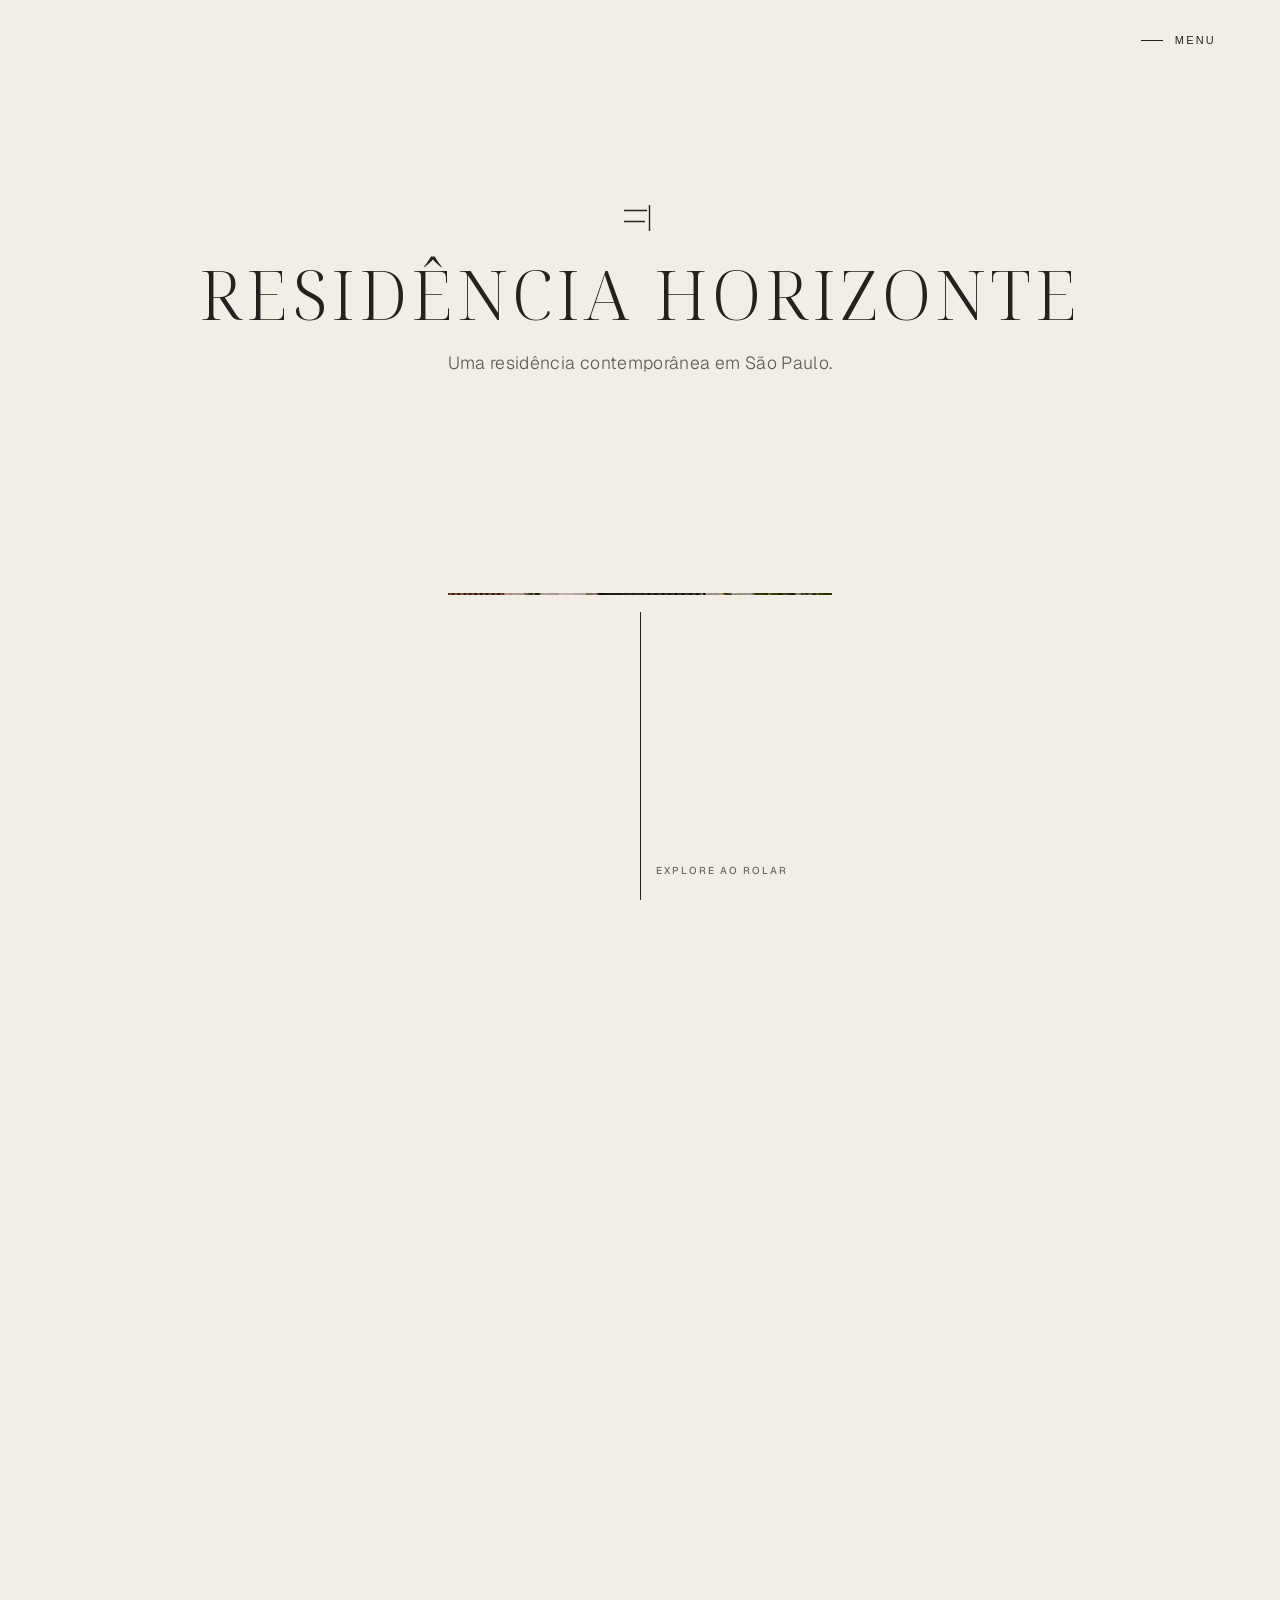
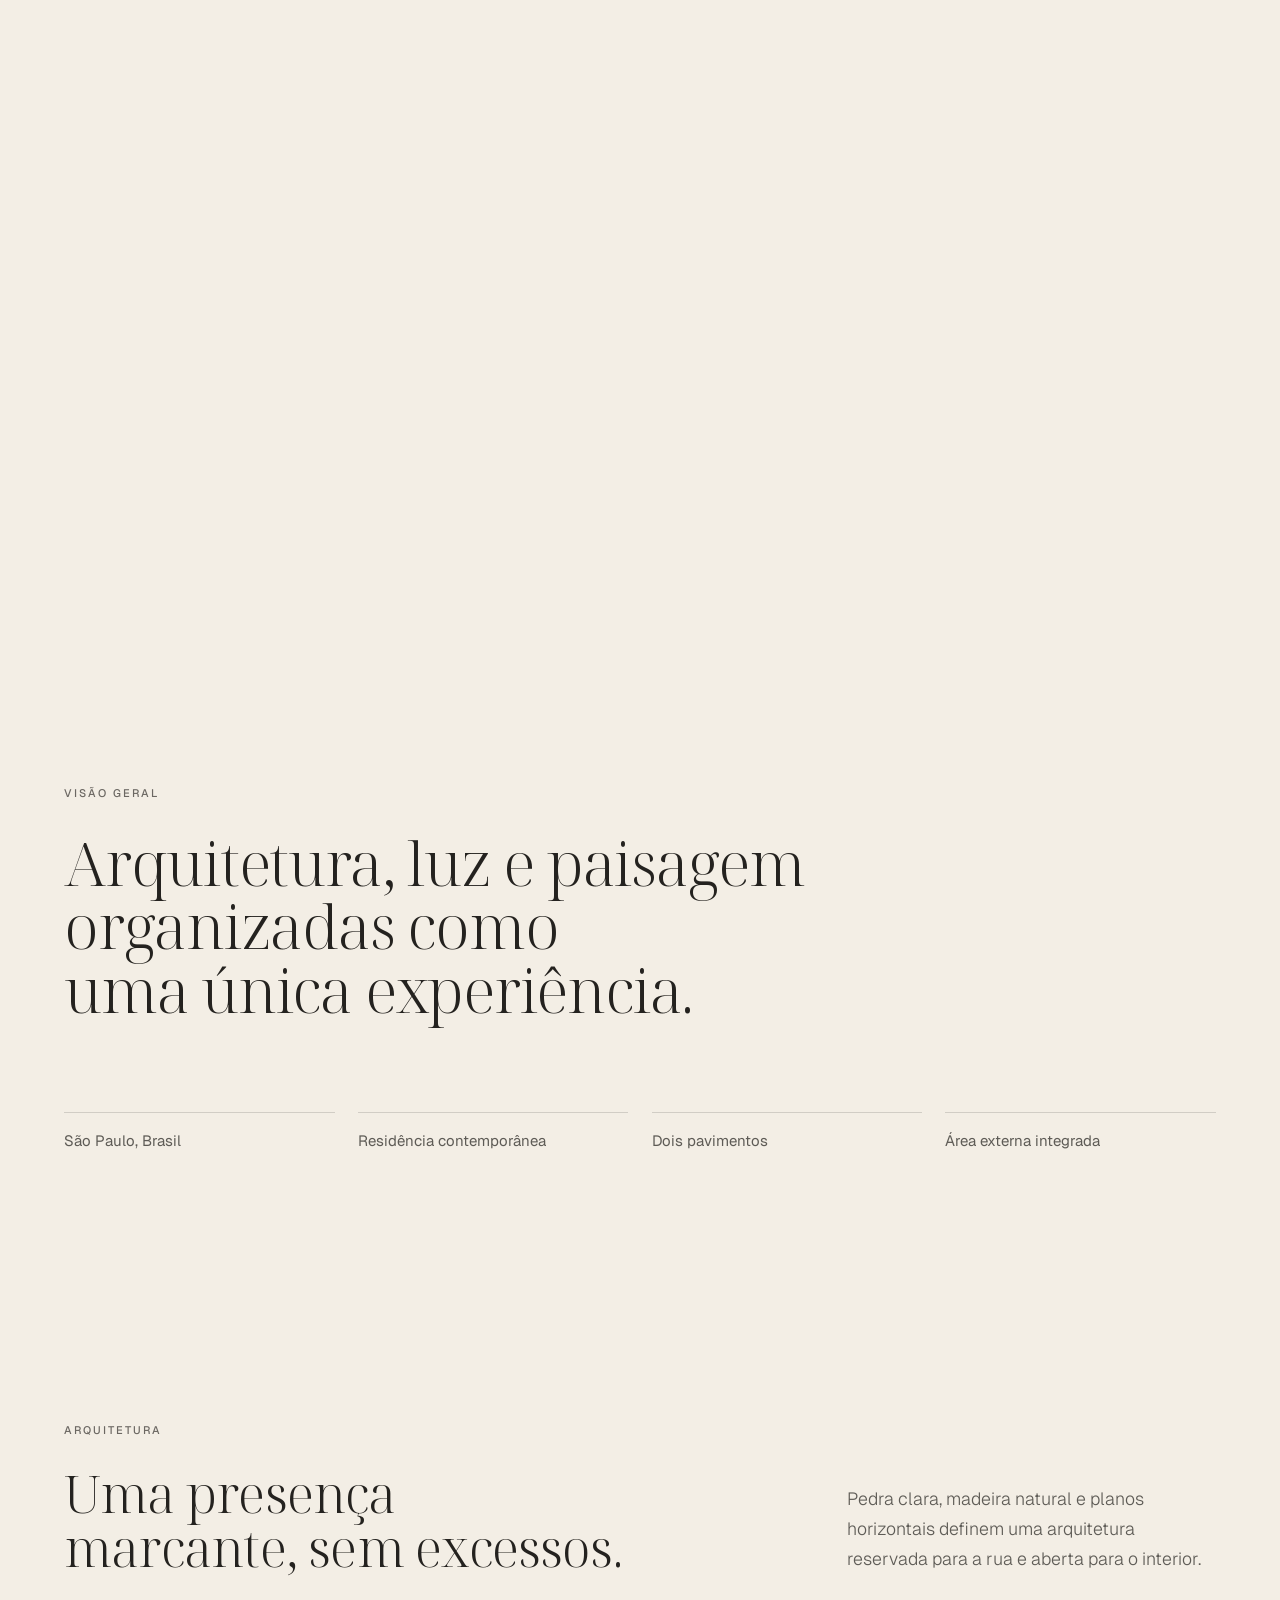
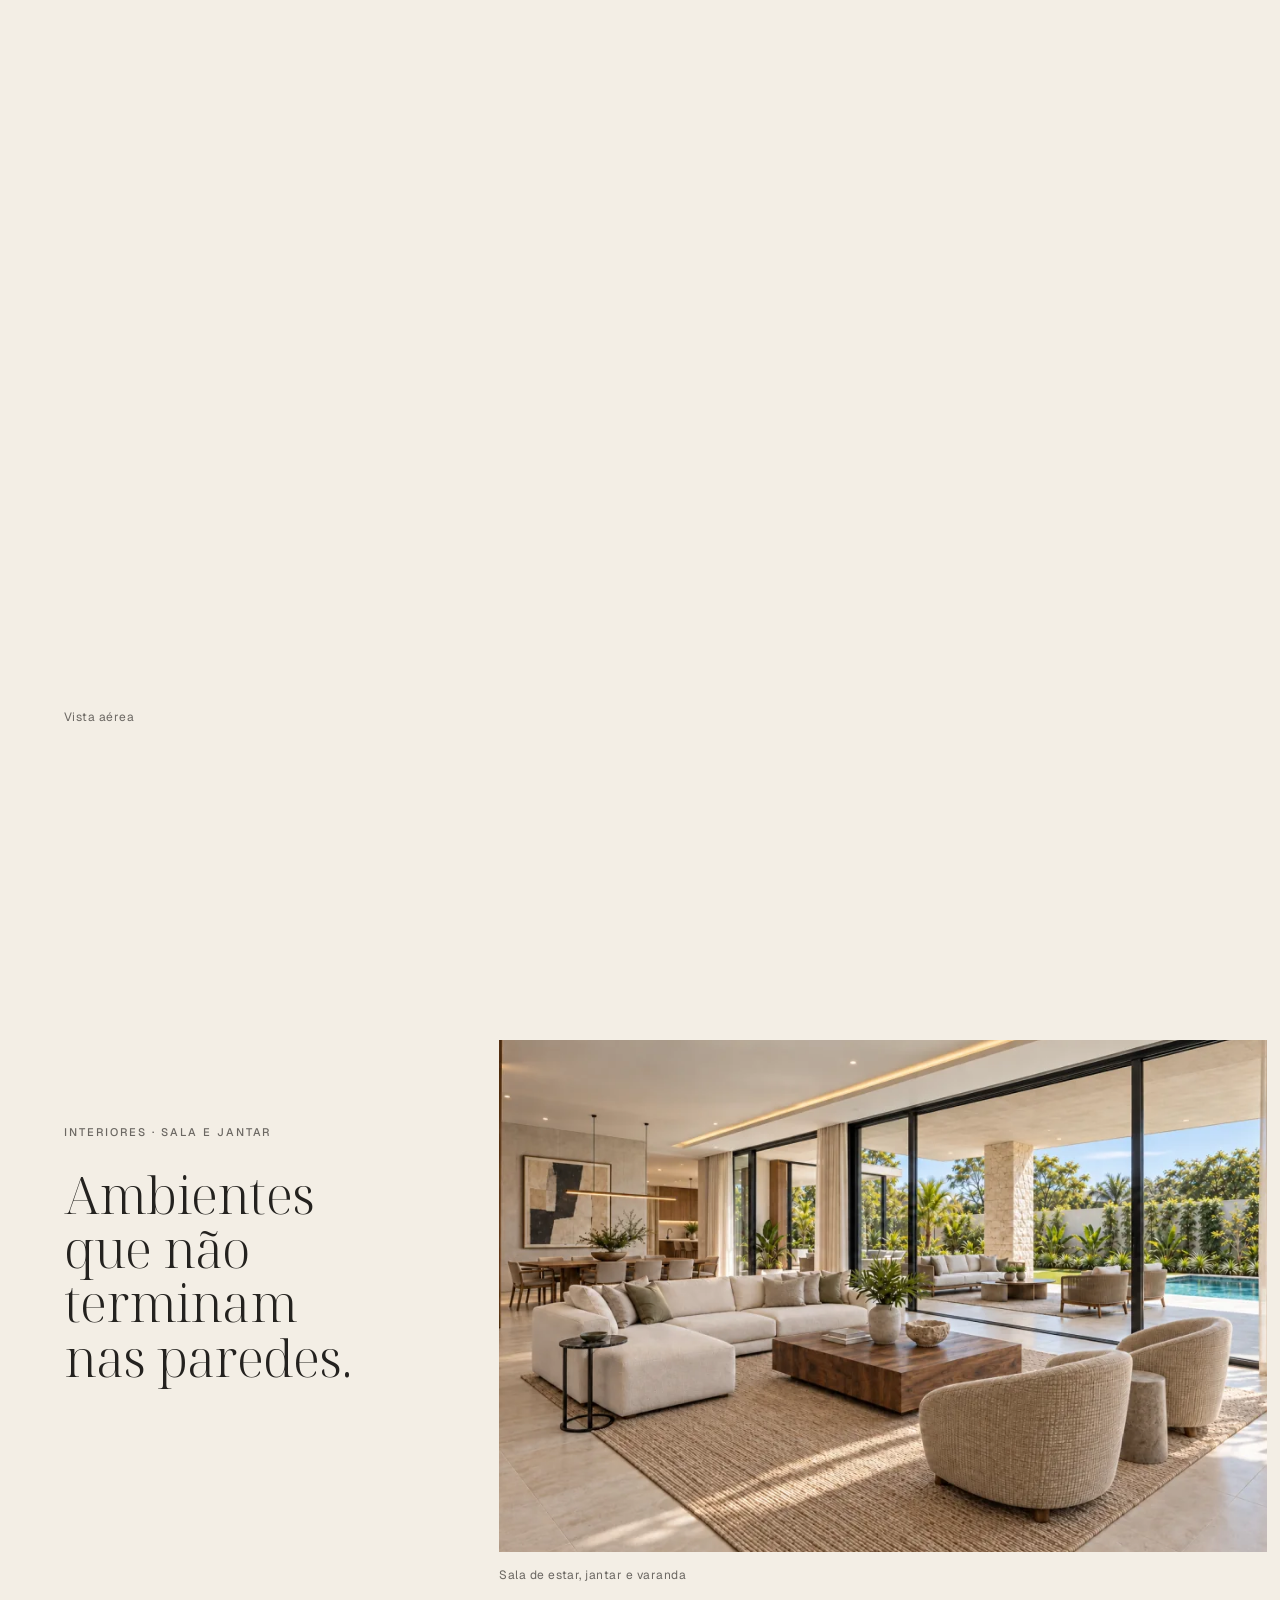
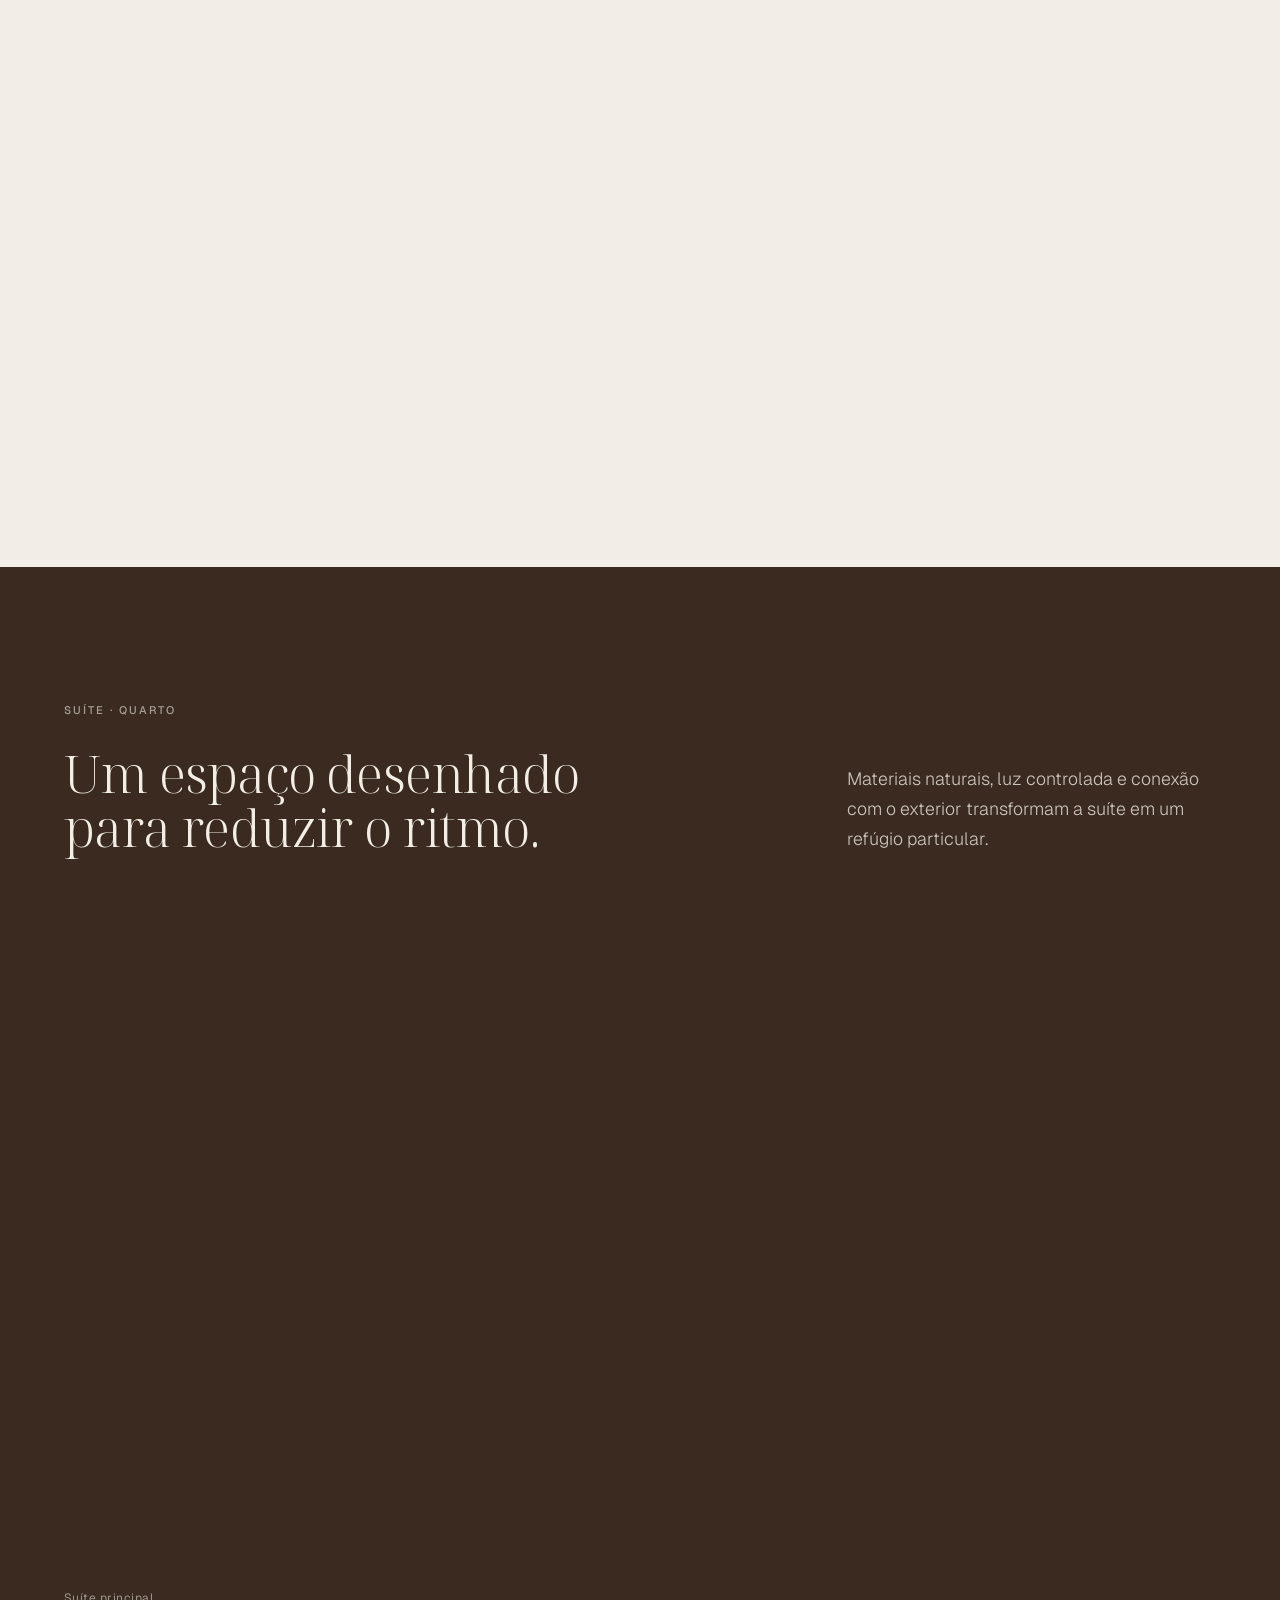
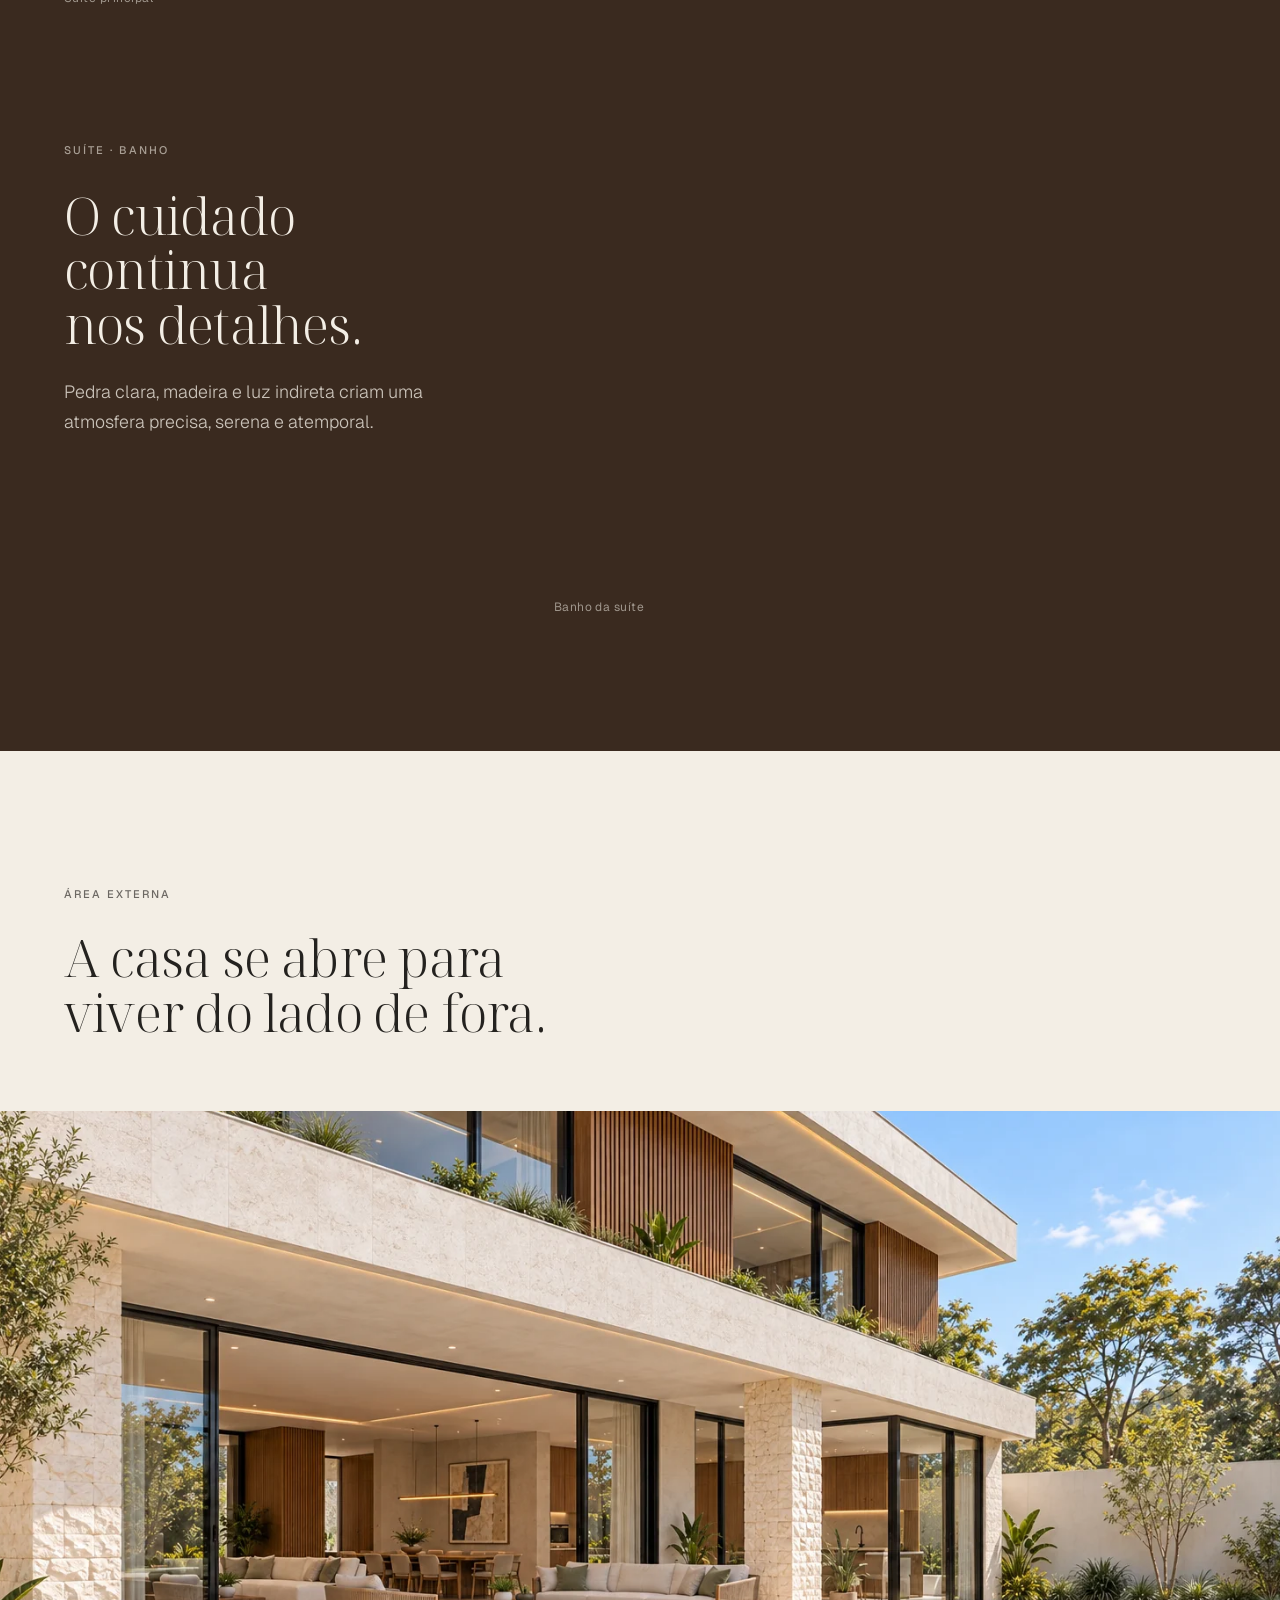
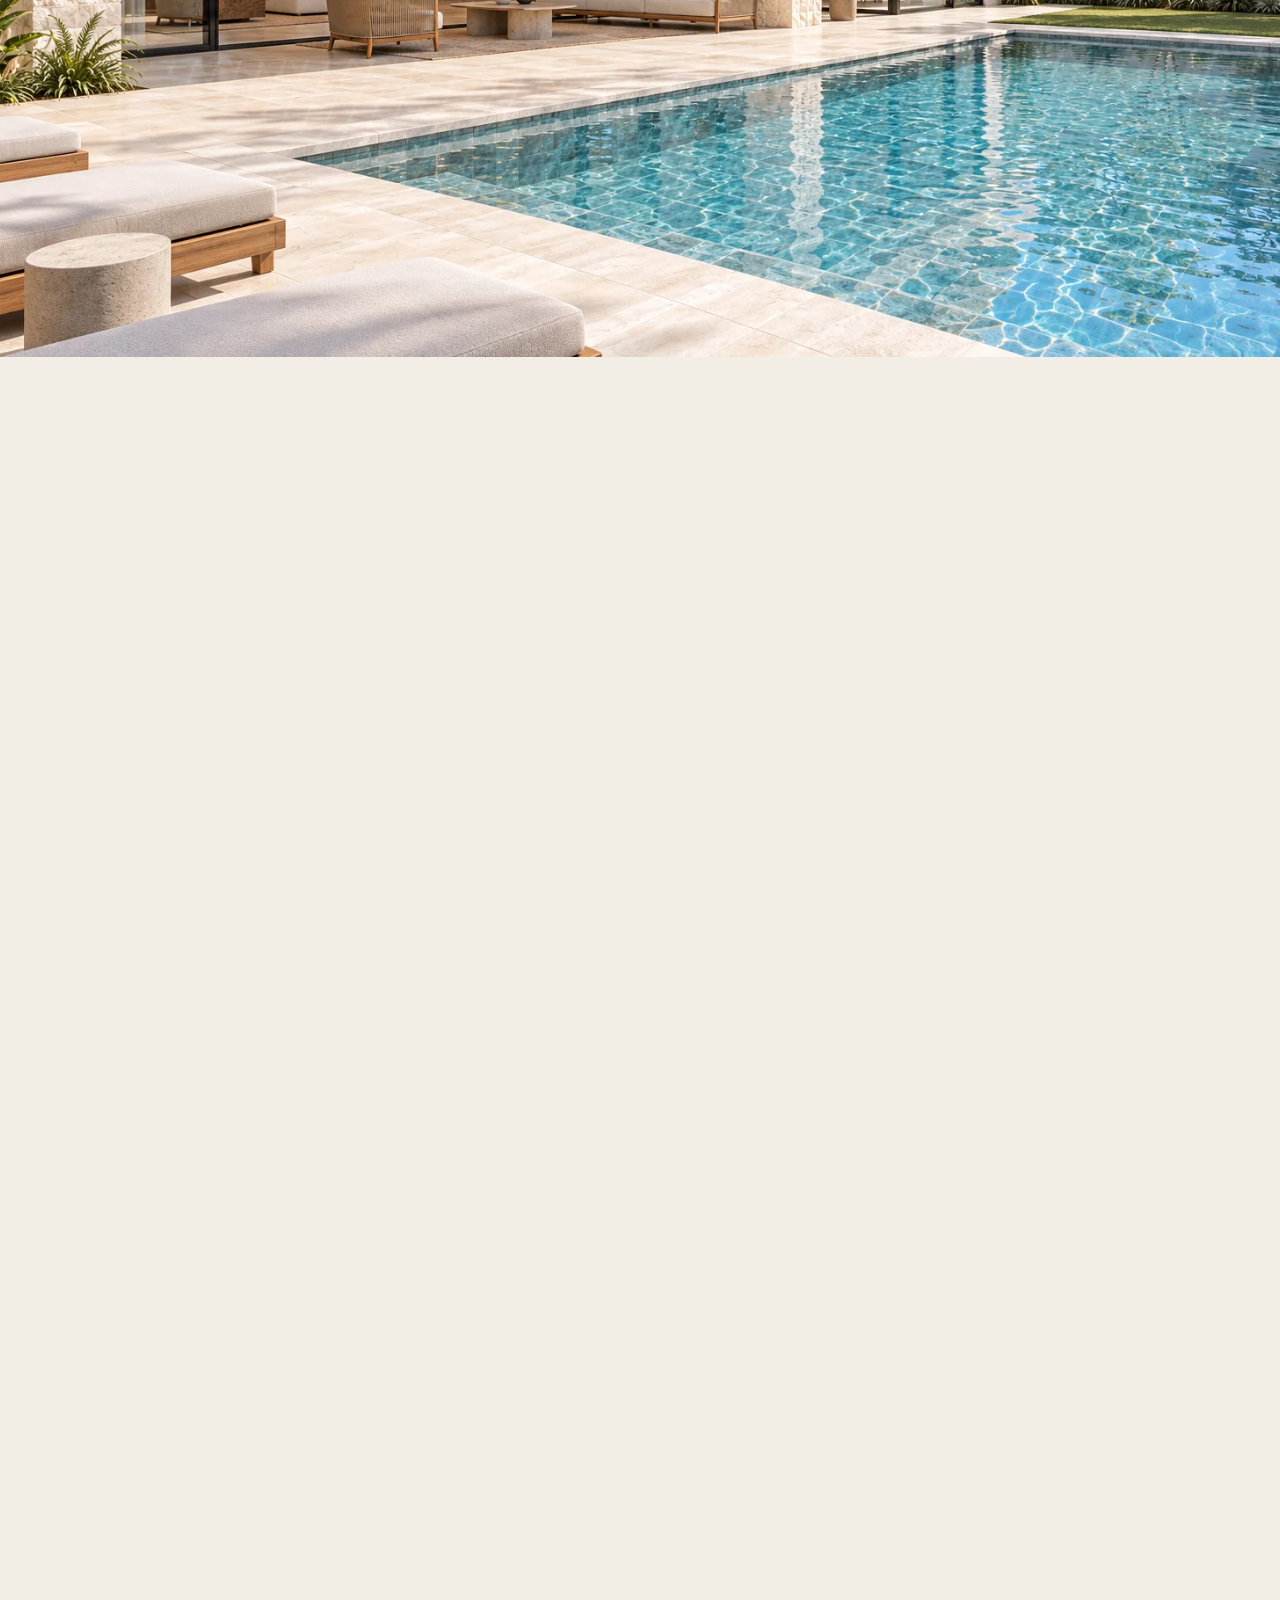
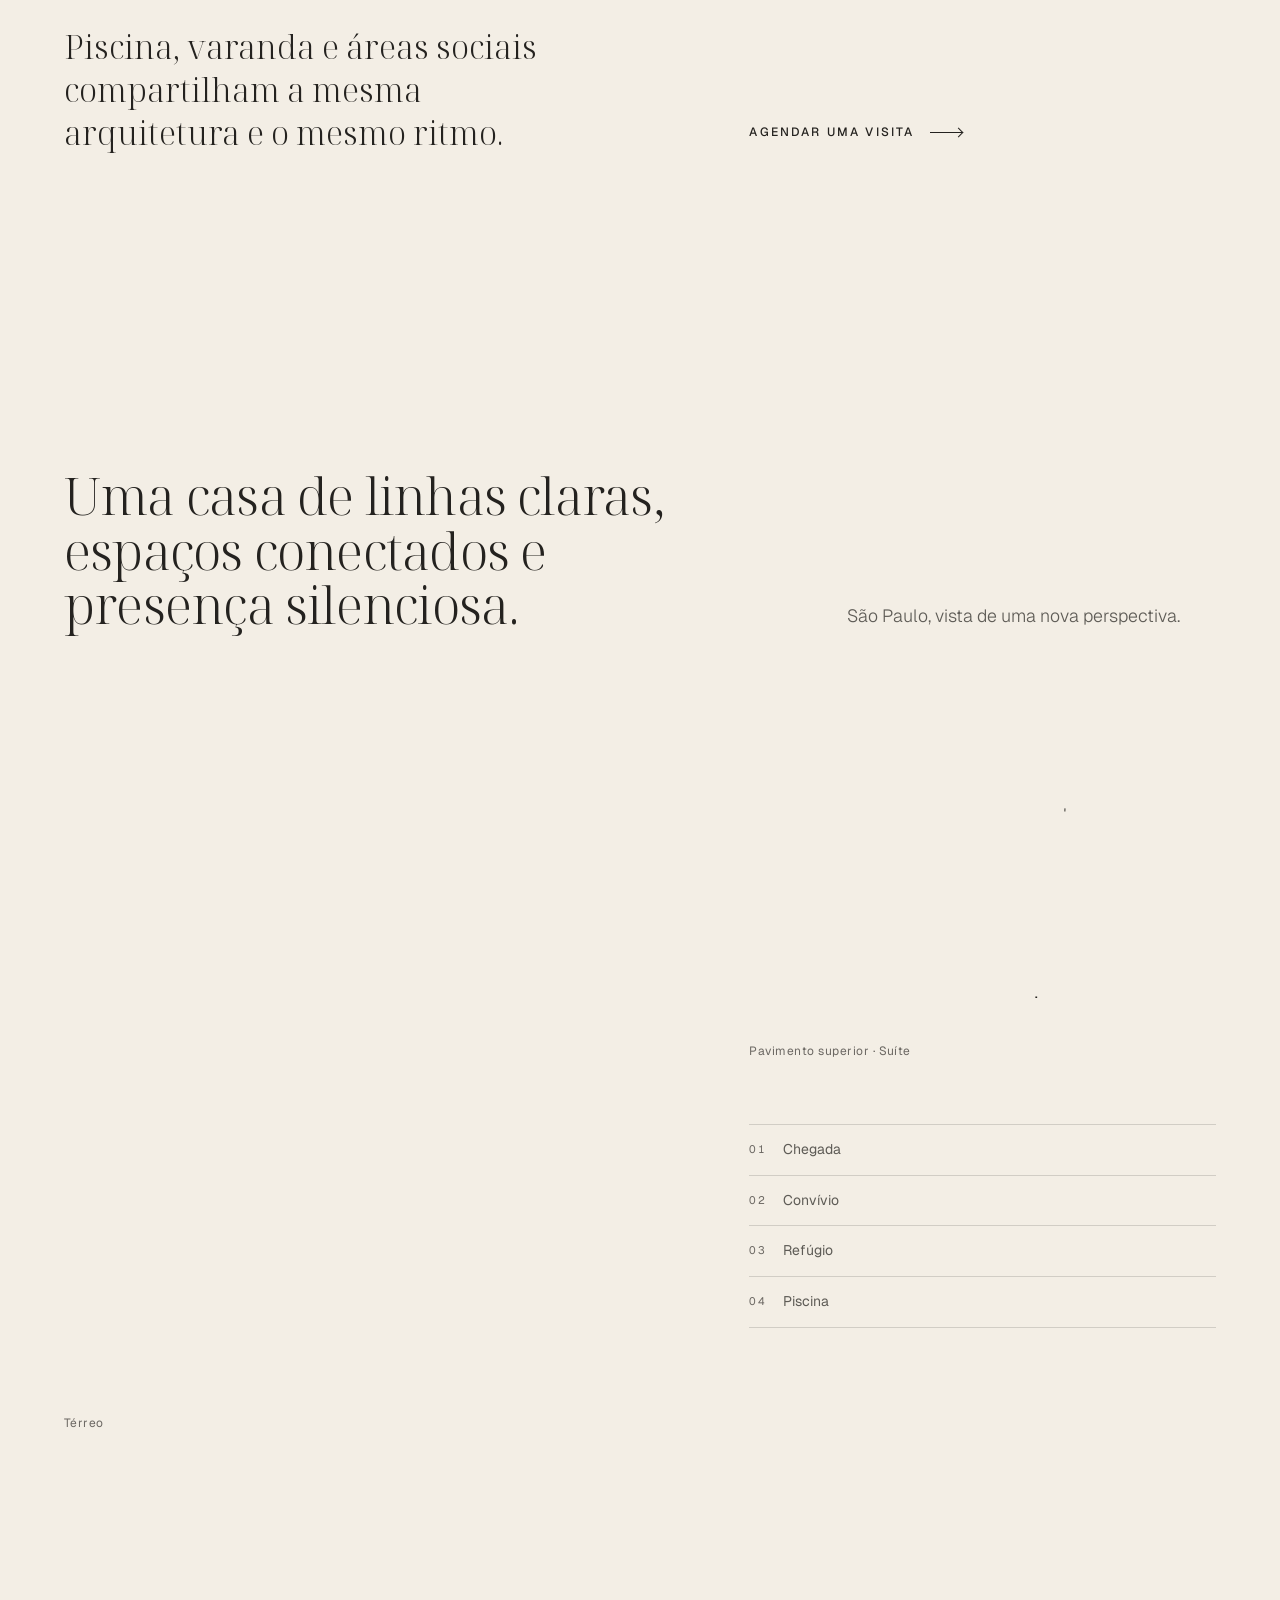
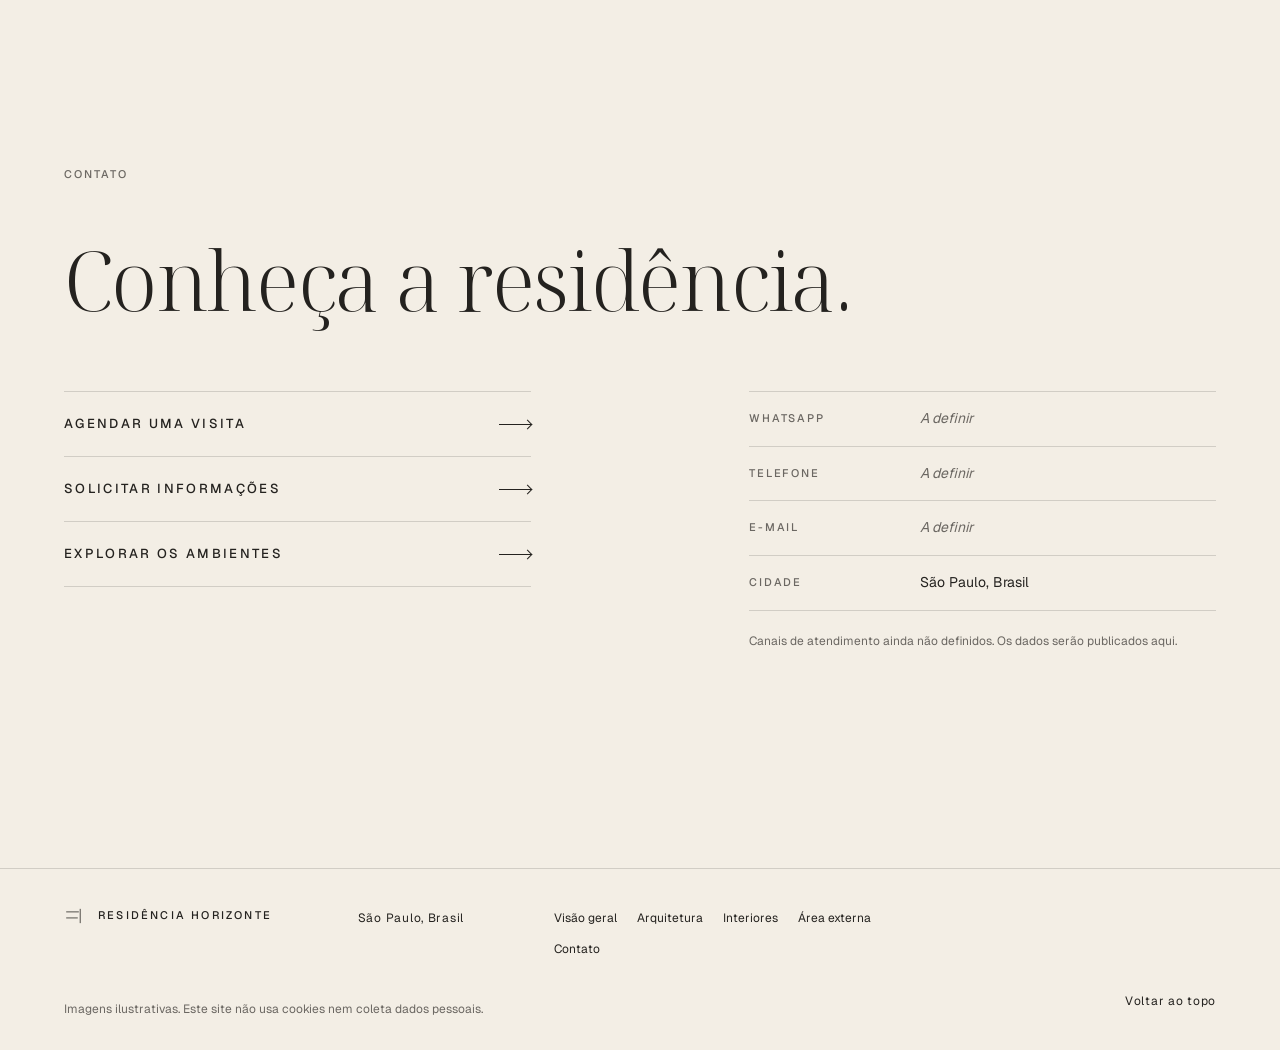
<file: index.html>
<!doctype html>
<html lang="pt-BR">
<head>
  <meta charset="utf-8">
  <meta name="viewport" content="width=device-width, initial-scale=1, viewport-fit=cover">
  <title>Residência Horizonte — São Paulo</title>
  <meta name="description" content="Uma residência contemporânea em São Paulo, apresentada como um percurso: da implantação à chegada, dos interiores à piscina.">
  <meta name="theme-color" content="#f3eee5">
  <link rel="preconnect" href="https://fonts.googleapis.com">
  <link rel="preconnect" href="https://fonts.gstatic.com" crossorigin>
  <link rel="stylesheet" href="https://fonts.googleapis.com/css2?family=Geist:wght@300..500&family=Noto+Serif+Display:ital,wght@0,200..400;1,200..300&display=swap">
  <link rel="preload" as="image" type="image/webp" href="assets/img/fachada-1536.webp" imagesrcset="assets/img/fachada-960.webp 960w, assets/img/fachada-1536.webp 1536w" imagesizes="100vw" fetchpriority="high">
  <link rel="stylesheet" href="assets/css/horizonte.css">
  <script>document.documentElement.classList.add('js');</script>
  <script type="module" src="assets/js/main.js"></script>
</head>
<body>
  <a class="skip" href="#conteudo">Pular para o conteúdo</a>
  <div id="app"></div>
  <noscript>
    <div class="noscript">
      <h1>Residência Horizonte</h1>
      <p>Uma residência contemporânea em São Paulo.</p>
      <p>O percurso pela residência depende de JavaScript. Ative-o para ver os ambientes.</p>
    </div>
  </noscript>
</body>
</html>
</file>
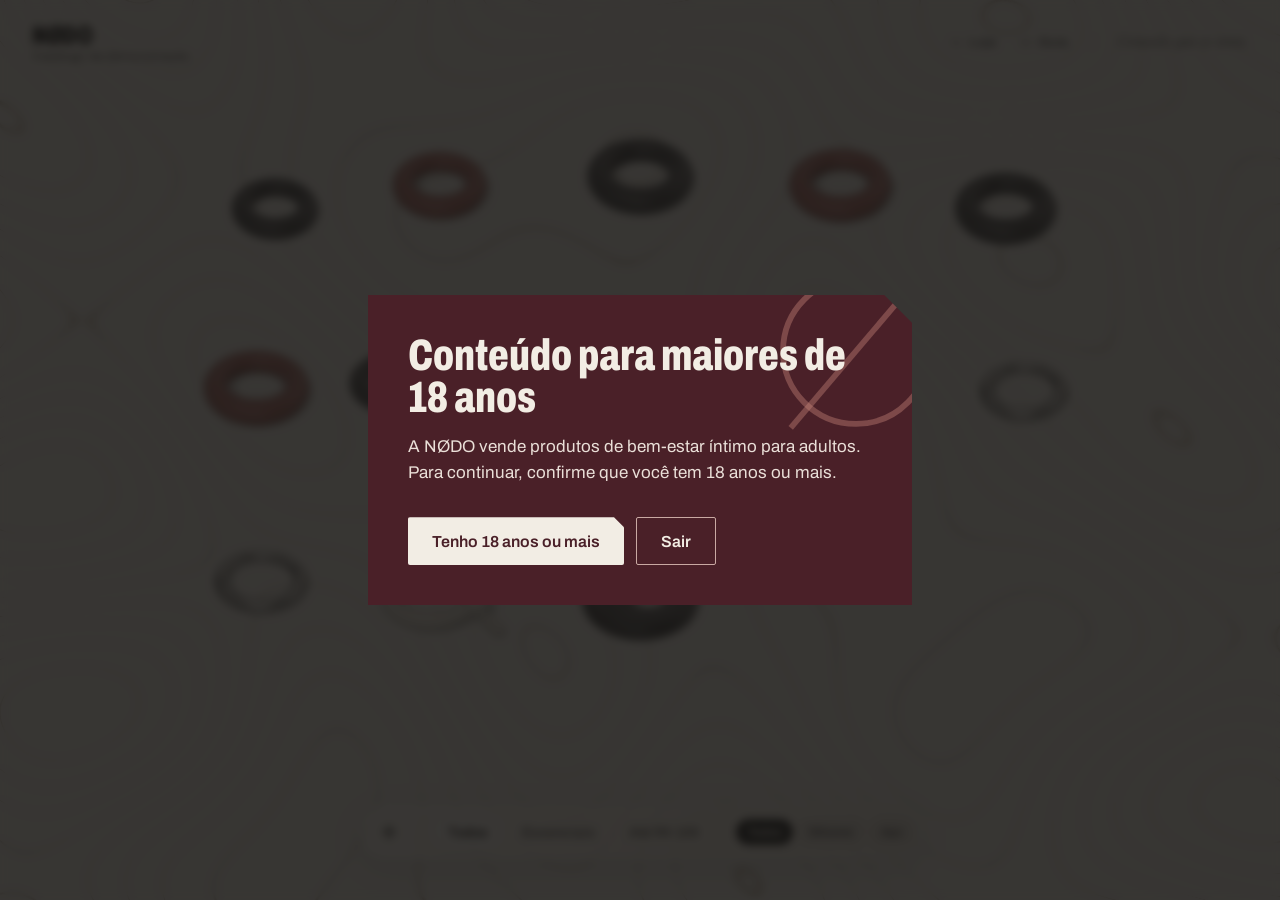
<file: nodo/index.html>
<!doctype html>
<html lang="pt-BR">
<head>
<meta charset="utf-8">
<meta name="viewport" content="width=device-width, initial-scale=1, viewport-fit=cover">
<meta name="robots" content="noindex">
<link rel="icon" href="favicon.svg" type="image/svg+xml">
<style>body{margin:0}</style>
<title>NØDO Explorar</title>
<meta name="description" content="Prévia do NØDO Explorar: o catálogo NØDO em uma grade 3D interativa.">
<meta name="theme-color" content="#f2ede4">
<style>
@font-face{font-family:"Archivo";src:url(fonts/archivo-variable.woff2) format("woff2");font-weight:100 900;font-stretch:62% 125%;font-display:swap}
@font-face{font-family:"Newsreader";src:url(fonts/newsreader-variable.woff2) format("woff2");font-weight:200 800;font-style:normal;font-display:swap}
@font-face{font-family:"Newsreader";src:url(fonts/newsreader-variable-italic.woff2) format("woff2");font-weight:200 800;font-style:italic;font-display:swap}
:root{--font-archivo:"Archivo";--font-newsreader:"Newsreader"}
html,body{height:100%}
button{font:inherit}
.preview-notice{position:fixed;z-index:200;left:50%;top:50%;transform:translate(-50%,-50%);width:min(26rem,calc(100vw - 2rem));padding:1.75rem;background:var(--nodo-bone);color:var(--nodo-charcoal);border:1px solid #cfc7b9;box-shadow:0 20px 60px rgb(23 22 21 / .18);clip-path:polygon(0 0,calc(100% - 18px) 0,100% 18px,100% 100%,0 100%)}
.preview-notice h2{margin:0;font-size:1.75rem;font-weight:820;font-stretch:72%;line-height:1}
.preview-notice p{margin:.75rem 0 1.25rem;line-height:1.5;color:var(--nodo-charcoal-soft)}
.preview-notice__close{display:inline-flex;align-items:center;min-height:44px;padding:0 1.25rem;background:var(--nodo-wine);color:var(--nodo-bone);font-weight:600}
.preview-notice__close:focus-visible{outline:2px solid var(--nodo-wine);outline-offset:2px}

:root {
  /* NØDO brand palette (from the store's src/styles/tokens.css) */
  --nodo-charcoal: #171615;
  --nodo-bone: #f2ede4;
  --nodo-clay: #a85f55;
  --nodo-wine: #4a2028;
  --nodo-mist: #b9b5ae;
  --nodo-clay-light: #c9877c;
  --nodo-bone-deep: #e6dfd2;
  --nodo-charcoal-soft: #3a3735;
  --nodo-stone: #5e5a55;
  --nodo-wine-deep: #35161c;

  --background: var(--nodo-bone);
  --foreground: var(--nodo-charcoal);
  --cut: clamp(14px, 1rem + 1vw, 28px);
  color-scheme: light;
}

html,
body {
  max-width: 100vw;
  overflow-x: hidden;
}

body {
  color: var(--foreground);
  background: var(--background);
  font-family: var(--font-archivo), "Helvetica Neue", Arial, sans-serif;
  -webkit-font-smoothing: antialiased;
  -moz-osx-font-smoothing: grayscale;
}

*,
*::before,
*::after {
  box-sizing: border-box;
}

a {
  color: inherit;
  text-decoration: none;
}

/* next/font variables live on <main>; set the family there so dialogs inherit it */
main {
  font-family: var(--font-archivo), "Helvetica Neue", Arial, sans-serif;
}

.visually-hidden {
  position: absolute;
  width: 1px;
  height: 1px;
  padding: 0;
  margin: -1px;
  overflow: hidden;
  clip: rect(0, 0, 0, 0);
  white-space: nowrap;
  border: 0;
}

/* --- Age confirmation (wine band, chamfered corner as in the store) --- */
.age-gate {
  margin: auto;
  width: min(34rem, calc(100vw - 2rem));
  padding: 0;
  border: 0;
  background: var(--nodo-wine);
  color: var(--nodo-bone);
  clip-path: polygon(0 0, calc(100% - var(--cut)) 0, 100% var(--cut), 100% 100%, 0 100%);
}
.age-gate::backdrop {
  background: rgb(23 22 21 / 0.85);
  backdrop-filter: blur(4px);
}
.age-gate__body {
  position: relative;
  overflow: hidden;
  padding: clamp(2rem, 1.5rem + 2vw, 2.5rem);
}
.age-gate__mark {
  position: absolute;
  top: -2.5rem;
  right: -2.5rem;
  width: 12rem;
  height: 12rem;
  color: rgb(201 135 124 / 0.4);
}
.age-gate h2 {
  position: relative;
  margin: 0;
  font-size: clamp(2rem, 1.4rem + 2.4vw, 2.75rem);
  line-height: 0.95;
  font-weight: 820;
  font-stretch: 72%;
}
.age-gate p {
  position: relative;
  margin: 1rem 0 0;
  font-size: 1.0625rem;
  line-height: 1.5;
  color: #eadfd8;
}
.age-gate__actions {
  position: relative;
  display: flex;
  flex-wrap: wrap;
  gap: 0.75rem;
  margin-top: 2rem;
}
.age-gate__primary,
.age-gate__secondary {
  display: inline-flex;
  align-items: center;
  min-height: 48px;
  padding: 0 1.5rem;
  font: inherit;
  font-size: 1rem;
  font-weight: 600;
  border-radius: 2px;
  cursor: pointer;
}
.age-gate__primary {
  border: 0;
  background: var(--nodo-bone);
  color: var(--nodo-wine);
  clip-path: polygon(0 0, calc(100% - 10px) 0, 100% 10px, 100% 100%, 0 100%);
}
.age-gate__primary:hover {
  background: #ffffff;
}
.age-gate__secondary {
  border: 1px solid #c9a9a3;
  color: var(--nodo-bone);
}
.age-gate__primary:focus-visible,
.age-gate__secondary:focus-visible {
  outline: 2px solid var(--nodo-bone);
  outline-offset: 2px;
}

/* --- Exit page --- */
.exit-page {
  min-height: 100vh;
  display: grid;
  place-content: center;
  gap: 0.75rem;
  padding: 1rem;
  text-align: center;
}
.exit-page h1 {
  margin: 0;
  font-size: clamp(2.75rem, 1.6rem + 4.6vw, 4.75rem);
  font-weight: 860;
  font-stretch: 72%;
  line-height: 0.95;
}
.exit-page p {
  margin: 0;
  color: var(--nodo-stone);
}

@media (prefers-reduced-motion: reduce) {
  *,
  *::before,
  *::after {
    animation-duration: 0.01ms !important;
    transition-duration: 0.01ms !important;
  }
}

</style>
</head>
<body>
<div id="nodo-explorar"></div>
<script src="app.js"></script>
</body>
</html>
</file>
<file: assets/css/horizonte.css>
/* Residência Horizonte — a casa se revela.
   Texto no papel, fotos em molduras que se abrem a partir de uma linha
   horizontal. Três momentos imersivos: abertura, interiores e piscina. */

:root {
  --ivory: #f3eee5;
  --ivory-2: #e9e2d6;
  --graphite: #24221f;
  --ink-2: rgba(36, 34, 31, 0.72);
  --ink-3: rgba(36, 34, 31, 0.66);
  --rule: rgba(36, 34, 31, 0.16);
  --black: #151412;
  --brown: #6e4b32;
  --brown-deep: #3a2a1f;
  --stone: #d8cebf;
  --sand: #bfae94;

  --serif: 'Noto Serif Display', 'Didot', 'Times New Roman', serif;
  --sans: 'Geist', ui-sans-serif, system-ui, -apple-system, 'Segoe UI', sans-serif;

  --margin: clamp(20px, 5vw, 88px);
  --gap: clamp(14px, 1.8vw, 28px);
  --space: clamp(96px, 15svh, 184px);
  --ease: cubic-bezier(0.65, 0, 0.25, 1);

  --hero-anim: 150svh;
  --exp-anim: 120svh;

  color-scheme: light;
}

*, *::before, *::after { box-sizing: border-box; }

html {
  background: var(--ivory);
  -webkit-text-size-adjust: 100%;
  text-rendering: optimizeLegibility;
}
html.menu-open { overflow: hidden; }

body {
  margin: 0;
  background: var(--ivory);
  color: var(--graphite);
  font-family: var(--sans);
  font-size: 16px;
  line-height: 1.55;
  -webkit-font-smoothing: antialiased;
}

img { max-width: none; }

:focus-visible { outline: 1px solid currentColor; outline-offset: 5px; }

.sr-only {
  position: absolute;
  width: 1px;
  height: 1px;
  margin: -1px;
  overflow: hidden;
  clip: rect(0 0 0 0);
  white-space: nowrap;
}

.skip {
  position: fixed;
  left: 16px;
  top: -80px;
  z-index: 60;
  padding: 12px 16px;
  background: var(--graphite);
  color: var(--ivory);
  font: 500 12px/1 var(--sans);
  letter-spacing: 0.08em;
  text-decoration: none;
}
.skip:focus { top: 16px; }

.svh-probe { position: absolute; top: 0; left: 0; width: 1px; height: 100svh; visibility: hidden; pointer-events: none; }

.noscript { max-width: 40rem; margin: 20svh auto; padding: 0 20px; }
.noscript h1 { font: 300 2.6rem/1.05 var(--serif); text-transform: uppercase; letter-spacing: 0.05em; }

/* ---------- grade e tipografia ---------- */
.grid {
  display: grid;
  grid-template-columns: repeat(12, minmax(0, 1fr));
  column-gap: var(--gap);
  padding-inline: var(--margin);
}

.label {
  grid-column: 1 / -1;
  margin: 0 0 clamp(20px, 3.2svh, 32px);
  font-size: 11px;
  font-weight: 500;
  letter-spacing: 0.18em;
  text-transform: uppercase;
  color: var(--ink-3);
}

.title {
  margin: 0;
  font: 300 clamp(2rem, 1.15rem + 2.6vw, 4.25rem)/1.05 var(--serif);
  letter-spacing: -0.015em;
  text-wrap: balance;
}

.body {
  margin: 0;
  max-width: 42ch;
  font-size: clamp(1rem, 0.95rem + 0.2vw, 1.125rem);
  font-weight: 300;
  line-height: 1.7;
  color: var(--ink-2);
  text-wrap: pretty;
}

/* Cabeçalho de seção: rótulo, título largo e texto alinhado à base. */
.head { row-gap: clamp(18px, 3svh, 28px); }
.head .label { margin: 0; }
.head .title { grid-column: 1 / span 7; }
.head .body { grid-column: 9 / span 4; align-self: end; }

/* ---------- cabeçalho fixo ---------- */
.hd {
  position: fixed;
  inset: 0 0 auto 0;
  z-index: 30;
  display: flex;
  align-items: center;
  justify-content: space-between;
  padding: max(18px, env(safe-area-inset-top)) var(--margin) 18px;
  color: var(--graphite);
  pointer-events: none;
  transition: transform 0.6s var(--ease), color 0.5s ease;
}
.hd[data-ui='light'], .menu-open .hd { color: var(--ivory); }
.hd.is-hidden { transform: translate3d(0, -110%, 0); }
.hd > * { pointer-events: auto; }

.hd-brand {
  display: inline-flex;
  align-items: center;
  gap: 12px;
  min-height: 44px;
  color: inherit;
  text-decoration: none;
  font-size: 11px;
  font-weight: 500;
  letter-spacing: 0.2em;
  text-transform: uppercase;
  transition: opacity 0.6s ease;
}
.at-start .hd-brand:not(:focus-visible) { opacity: 0; }
.menu-open .hd-brand { opacity: 1; }
.monogram { width: 26px; height: 26px; flex: none; }

.hd-menu {
  display: inline-flex;
  align-items: center;
  gap: 12px;
  min-height: 44px;
  padding: 0 0 0 16px;
  border: 0;
  background: none;
  color: inherit;
  font-size: 11px;
  font-weight: 500;
  letter-spacing: 0.2em;
  text-transform: uppercase;
  cursor: pointer;
}
.hd-menu::before { content: ''; width: 22px; height: 1px; background: currentColor; transition: width 0.4s var(--ease); }
.hd-menu:hover::before, .menu-open .hd-menu::before { width: 36px; }

/* ---------- menu ---------- */
.menu {
  position: fixed;
  inset: 0;
  z-index: 25;
  display: grid;
  grid-template-rows: 1fr auto;
  padding: clamp(100px, 16svh, 160px) var(--margin) max(28px, env(safe-area-inset-bottom));
  background: var(--graphite);
  color: var(--ivory);
  clip-path: inset(0 0 100% 0);
  transition: clip-path 0.6s var(--ease);
  overflow-y: auto;
}
.menu[hidden] { display: none; }
.menu.is-open { clip-path: inset(0 0 0 0); }
.menu-list { list-style: none; margin: 0; padding: 0; align-self: center; }
.menu-list li {
  border-top: 1px solid rgba(243, 238, 229, 0.16);
  opacity: 0;
  transform: translate3d(0, 16px, 0);
  transition: opacity 0.5s ease, transform 0.7s var(--ease);
}
.menu-list li:last-child { border-bottom: 1px solid rgba(243, 238, 229, 0.16); }
.menu.is-open .menu-list li { opacity: 1; transform: none; }
.menu.is-open .menu-list li:nth-child(1) { transition-delay: 0.18s; }
.menu.is-open .menu-list li:nth-child(2) { transition-delay: 0.23s; }
.menu.is-open .menu-list li:nth-child(3) { transition-delay: 0.28s; }
.menu.is-open .menu-list li:nth-child(4) { transition-delay: 0.33s; }
.menu.is-open .menu-list li:nth-child(5) { transition-delay: 0.38s; }
.menu-list a {
  display: flex;
  align-items: baseline;
  gap: clamp(16px, 4vw, 64px);
  padding: clamp(14px, 2.4svh, 26px) 0;
  color: inherit;
  text-decoration: none;
}
.menu-n { width: 3ch; font-size: 11px; letter-spacing: 0.16em; opacity: 0.55; font-feature-settings: 'tnum' 1; }
.menu-t { font: 300 clamp(2rem, 1.1rem + 3.6vw, 4.4rem)/1 var(--serif); letter-spacing: -0.01em; transition: transform 0.6s var(--ease); }
.menu-list a:hover .menu-t, .menu-list a:focus-visible .menu-t { transform: translate3d(14px, 0, 0); }
.menu-foot {
  display: flex;
  justify-content: space-between;
  gap: 16px;
  padding-top: 24px;
  font-size: 11px;
  letter-spacing: 0.16em;
  text-transform: uppercase;
  opacity: 0.55;
}

/* ---------- indicador de seções ---------- */
.prog {
  position: fixed;
  right: 10px;
  top: 50%;
  z-index: 20;
  color: var(--graphite);
  transform: translateY(-50%);
  transition: color 0.5s ease, opacity 0.5s ease;
}
.prog[data-ui='light'] { color: var(--ivory); }
.at-start .prog { opacity: 0; pointer-events: none; }
.prog ol { list-style: none; margin: 0; padding: 0; }
.prog a {
  position: relative;
  display: flex;
  align-items: center;
  justify-content: flex-end;
  gap: 6px;
  height: 22px;
  color: inherit;
  text-decoration: none;
  font-size: 10px;
  letter-spacing: 0.14em;
  text-transform: uppercase;
  font-feature-settings: 'tnum' 1;
}
.prog a::after {
  content: '';
  width: 10px;
  height: 1px;
  background: currentColor;
  opacity: 0.4;
  transition: width 0.5s var(--ease), opacity 0.5s ease;
}
.prog-n { opacity: 0; transition: opacity 0.4s ease; }
.prog-t {
  position: absolute;
  right: 100%;
  margin-right: 10px;
  white-space: nowrap;
  opacity: 0;
  transform: translate3d(6px, 0, 0);
  pointer-events: none;
  transition: opacity 0.4s ease, transform 0.5s var(--ease);
}
.prog a.is-current::after { width: 22px; opacity: 1; }
.prog a.is-current .prog-n { opacity: 1; }
.prog a:hover .prog-t, .prog a:focus-visible .prog-t { opacity: 1; transform: none; }
.prog a:hover .prog-n, .prog a:focus-visible .prog-n { opacity: 1; }
.prog-line { display: none; }

/* ---------- imagens ---------- */
.fig { grid-column: 1 / -1; margin: 0; }
.fig-frame {
  position: relative;
  overflow: hidden;
  aspect-ratio: var(--ar-l, 3 / 2);
  container-type: size;
  background: var(--ivory-2);
}
.cover {
  --fx: var(--fx-l, 0.5);
  --fy: var(--fy-l, 0.5);
  position: absolute;
  width: max(100cqw, 150cqh);
  height: max(100cqh, 66.6667cqw);
  left: calc((100cqw - max(100cqw, 150cqh)) * var(--fx));
  top: calc((100cqh - max(100cqh, 66.6667cqw)) * var(--fy));
  transform-origin: calc(var(--fx) * 100%) calc(var(--fy) * 100%);
}
.cover img { display: block; width: 100%; height: 100%; user-select: none; }
.fig figcaption {
  margin-top: 14px;
  font-size: 12px;
  letter-spacing: 0.04em;
  color: var(--ink-3);
}
.fig-vignette {
  position: absolute;
  inset: 0;
  opacity: 0;
  pointer-events: none;
  background: radial-gradient(ellipse 80% 78% at 50% 48%, rgba(12, 10, 8, 0) 55%, rgba(12, 10, 8, 0.55) 100%);
}

/* ---------- seções ---------- */
main { position: relative; z-index: 1; outline: none; }
.sec { position: relative; padding-block: var(--space); outline: none; background: var(--ivory); }

/* Abertura */
.hero { position: relative; height: calc(var(--hero-anim) + 200svh); outline: none; }
.hero-pin {
  position: sticky;
  top: 0;
  height: 100svh;
  overflow: hidden;
  background: var(--ivory);
}
.hero-head {
  position: absolute;
  inset: 22svh 0 auto 0;
  display: grid;
  justify-items: center;
  gap: clamp(14px, 2.4svh, 24px);
  padding-inline: var(--margin);
  text-align: center;
}
.hero-mark { width: 40px; height: 40px; animation: fade 1.6s 0.2s both; }
.hero-name {
  margin: 0;
  font: 300 clamp(2rem, 0.9rem + 4.2vw, 5.4rem)/1 var(--serif);
  letter-spacing: 0.06em;
  text-transform: uppercase;
  animation: fade 2.4s 0.4s both;
}
.hero-sentence {
  margin: 0;
  font-size: clamp(0.95rem, 0.88rem + 0.3vw, 1.1rem);
  font-weight: 300;
  letter-spacing: 0.02em;
  color: var(--ink-2);
  animation: fade 1.8s 1.2s both;
}
.hero-media { position: absolute; inset: 0; container-type: size; clip-path: inset(66svh 35vw calc(34svh - 2px) 35vw); }
.hero-media .cover { transform-origin: 51% 60%; will-change: transform; }
.expand-media .cover { will-change: transform; }
.hero-cue { position: absolute; inset: 0; pointer-events: none; }
.hero-line {
  position: absolute;
  left: 50%;
  top: calc(66svh + 18px);
  bottom: 0;
  width: 1px;
  background: var(--graphite);
  transform-origin: 50% 0;
  animation: grow 1.6s 1.6s var(--ease) both;
}
.hero-hint {
  position: absolute;
  left: calc(50% + 16px);
  bottom: 22px;
  margin: 0;
  font-size: 10px;
  font-weight: 500;
  letter-spacing: 0.2em;
  text-transform: uppercase;
  color: var(--ink-3);
  animation: fade 1.2s 2.6s both;
}
@keyframes fade { from { opacity: 0; } to { opacity: 1; } }
@keyframes grow { from { transform: scaleY(0); } to { transform: scaleY(1); } }

/* Visão geral: sobe por cima da vista aérea fixada. */
.intro { margin-top: -100svh; z-index: 2; }
.statement {
  grid-column: 1 / span 10;
  margin: 0;
  font: 300 clamp(2.2rem, 1.1rem + 3.4vw, 5.4rem)/1.04 var(--serif);
  letter-spacing: -0.02em;
  text-wrap: balance;
}
.facts {
  grid-column: 1 / -1;
  display: grid;
  grid-template-columns: repeat(4, minmax(0, 1fr));
  column-gap: var(--gap);
  margin: clamp(56px, 10svh, 112px) 0 0;
  padding: 0;
  list-style: none;
}
.facts li {
  padding-top: 16px;
  border-top: 1px solid var(--rule);
  font-size: 15px;
  color: var(--ink-2);
}

/* Arquitetura */
.feature .grid + .grid { margin-top: clamp(48px, 8svh, 96px); }

/* Interiores: trilho horizontal no desktop. */
.track-sec { position: relative; background: var(--ivory); outline: none; }
.track-pin { position: relative; }
.track {
  display: flex;
  flex-direction: column;
  gap: clamp(40px, 7svh, 72px);
  padding: var(--space) var(--margin);
}
.panel { outline: none; }
.panel .label { margin-bottom: clamp(18px, 3svh, 26px); }
.panel .body { margin-top: clamp(18px, 3svh, 26px); }
.panel--cta { padding-top: 8px; }
.track-line { display: none; }

.is-wide .track-pin {
  position: sticky;
  top: 0;
  height: 100svh;
  overflow: hidden;
  overflow: clip;
}
.is-wide .track {
  position: absolute;
  inset: 0 auto 0 0;
  flex-direction: row;
  align-items: center;
  gap: clamp(64px, 7vw, 128px);
  padding: 0 var(--margin);
  will-change: transform;
}
.is-wide .panel { flex: 0 0 auto; width: clamp(320px, 27vw, 440px); }
.is-wide .panel--cta { width: clamp(240px, 20vw, 320px); }
.is-wide .fig--track { flex: 0 0 auto; width: calc(min(60svh, 40vw) * 1.5); }
.is-wide .fig--track .fig-frame { aspect-ratio: 3 / 2; }
.is-wide .fig--track .cover { transform: scale(1.08); will-change: transform; }
.is-wide .track-line {
  display: block;
  position: absolute;
  left: var(--margin);
  right: var(--margin);
  bottom: clamp(28px, 6svh, 56px);
  height: 1px;
  background: var(--rule);
}
.track-line i { position: absolute; inset: 0; background: var(--graphite); transform-origin: 0 50%; transform: scaleX(0); }

/* Suíte: o marrom da madeira sobe por cima do fim do trilho. */
.suite { z-index: 2; background: var(--brown-deep); color: var(--ivory); }
.is-wide .suite { margin-top: -100svh; }
.suite .label { color: rgba(243, 238, 229, 0.6); }
.suite .body { color: rgba(243, 238, 229, 0.78); }
.suite .fig figcaption { color: rgba(243, 238, 229, 0.55); }
.suite .fig-frame { background: #47352a; }
.block { outline: none; }
.block .grid + .grid { margin-top: clamp(48px, 8svh, 96px); }
.split { margin-top: var(--space); align-items: start; }
.split-text { grid-column: 1 / span 4; position: sticky; top: 22svh; }
.split-text .body { margin-top: clamp(18px, 3svh, 26px); }
.split-media { grid-column: 6 / -1; }

/* Área externa */
.expand-head { padding-bottom: clamp(48px, 8svh, 96px); }
.expand { position: relative; height: calc(var(--exp-anim) + 200svh); background: var(--ivory); }
.expand-pin { position: sticky; top: 0; height: 100svh; overflow: hidden; }
.expand-media { position: absolute; inset: 0; margin: 0; container-type: size; clip-path: inset(18svh var(--margin)); }
.water { position: absolute; inset: 0; overflow: hidden; mix-blend-mode: soft-light; opacity: 0.5; pointer-events: none; }
.water i {
  position: absolute;
  inset: -12%;
  background:
    repeating-linear-gradient(112deg, transparent 0 1.1cqw, rgba(255, 255, 255, 0.5) 1.35cqw, transparent 1.6cqw),
    repeating-linear-gradient(64deg, transparent 0 1.7cqw, rgba(255, 255, 255, 0.35) 1.95cqw, transparent 2.2cqw);
  animation: water 9s ease-in-out infinite alternate;
  animation-play-state: paused;
}
.expand.is-full .water i { animation-play-state: running; }
@keyframes water {
  from { transform: translate3d(0, 0, 0); }
  to { transform: translate3d(-1.6cqw, 0.7cqw, 0); }
}
.after { margin-top: -100svh; z-index: 2; }
.after .body--lead {
  grid-column: 1 / span 6;
  max-width: 30ch;
  font: 300 clamp(1.5rem, 1.1rem + 1.2vw, 2.25rem)/1.3 var(--serif);
  color: var(--graphite);
}
.after-cta { grid-column: 8 / span 5; align-self: end; margin: 0; }

/* Planta */
.plans { margin-top: clamp(48px, 8svh, 96px); align-items: start; row-gap: 56px; }
.plan { margin: 0; }
.plan--terreo { grid-column: 1 / span 6; }
.plans-side { grid-column: 8 / span 5; display: grid; gap: clamp(40px, 7svh, 80px); }
.plan-draw { position: relative; }
/* O térreo inteiro cabe na altura da tela. */
.plan--terreo .plan-draw { width: min(100%, calc(78svh * 260 / 320)); }
.plan svg { display: block; width: 100%; height: auto; overflow: visible; }
.plan figcaption { margin-top: 16px; font-size: 12px; letter-spacing: 0.04em; color: var(--ink-3); }
/* Espessuras em unidades do desenho; a suíte está em escala maior. */
.plan--suite { --k: 0.6; }
.plan path { fill: none; stroke: var(--graphite); stroke-linecap: square; stroke-linejoin: miter; stroke-dasharray: 1; }
.plan .pl-w { stroke-width: calc(2.4px * var(--k, 1)); stroke-dashoffset: calc(1 - var(--d1, 1)); }
.plan .pl-w2 { stroke-width: calc(1.1px * var(--k, 1)); stroke-dashoffset: calc(1 - var(--d1, 1)); }
.plan .pl-g { stroke-width: calc(0.7px * var(--k, 1)); stroke-dashoffset: calc(1 - var(--d2, 1)); }
.plan .pl-f { stroke-width: calc(0.7px * var(--k, 1)); stroke: rgba(36, 34, 31, 0.62); stroke-dashoffset: calc(1 - var(--d2, 1)); }
.plan .pl-l { stroke-width: calc(0.6px * var(--k, 1)); stroke: rgba(36, 34, 31, 0.36); stroke-dashoffset: calc(1 - var(--d2, 1)); }
.plan .pl-fill { stroke: none; stroke-dasharray: none; fill: rgba(191, 174, 148, 0.3); opacity: var(--d2, 1); }
.plan .pl-fill--soft { fill: rgba(191, 174, 148, 0.14); }
.plan-label {
  position: absolute;
  transform: translate(-50%, -50%);
  font-size: 9.5px;
  font-weight: 500;
  letter-spacing: 0.16em;
  text-transform: uppercase;
  white-space: nowrap;
  color: var(--ink-2);
  opacity: var(--d3, 1);
  pointer-events: none;
}
.legend { margin: 0; padding: 0; list-style: none; }
.legend li {
  display: flex;
  gap: 16px;
  padding: 14px 0;
  border-top: 1px solid var(--rule);
  font-size: 14px;
  color: var(--ink-2);
  transition: color 0.3s ease;
}
.legend li:last-child { border-bottom: 1px solid var(--rule); }
.legend li.is-on { color: var(--graphite); }
.legend-n { font-size: 11px; letter-spacing: 0.14em; color: var(--ink-3); padding-top: 2px; font-feature-settings: 'tnum' 1; }

.markers { position: absolute; inset: 0; margin: 0; padding: 0; list-style: none; }
.mk { position: absolute; width: 0; height: 0; }
.mk button {
  position: absolute;
  left: -22px;
  top: -22px;
  width: 44px;
  height: 44px;
  padding: 0;
  border: 0;
  background: none;
  color: var(--ivory);
  cursor: pointer;
}
.mk-dot {
  position: absolute;
  left: 50%;
  top: 50%;
  width: 11px;
  height: 11px;
  margin: -5.5px 0 0 -5.5px;
  border-radius: 50%;
  background: var(--ivory);
  box-shadow: 0 0 0 1px rgba(20, 16, 12, 0.45), 0 0 0 6px rgba(243, 238, 229, 0.28);
  transition: box-shadow 0.4s ease;
}
.mk-label {
  position: absolute;
  left: calc(50% + 8px);
  top: 50%;
  padding-left: 42px;
  font-size: 11px;
  font-weight: 500;
  letter-spacing: 0.18em;
  text-transform: uppercase;
  white-space: nowrap;
  opacity: 0;
  transform: translateY(-50%);
  text-shadow: 0 1px 12px rgba(10, 8, 6, 0.6);
  transition: opacity 0.4s ease;
}
.mk-label::before {
  content: '';
  position: absolute;
  left: 4px;
  top: 50%;
  width: 30px;
  height: 1px;
  background: currentColor;
  transform: scaleX(0);
  transform-origin: 0 50%;
  transition: transform 0.5s var(--ease);
}
.mk.is-on .mk-label, .mk button:hover .mk-label, .mk button:focus-visible .mk-label, .mk button[aria-pressed='true'] .mk-label { opacity: 1; }
.mk.is-on .mk-label::before, .mk button:hover .mk-label::before, .mk button:focus-visible .mk-label::before, .mk button[aria-pressed='true'] .mk-label::before { transform: scaleX(1); }
.mk.is-on .mk-dot, .mk button:hover .mk-dot, .mk button[aria-pressed='true'] .mk-dot { box-shadow: 0 0 0 1px rgba(20, 16, 12, 0.45), 0 0 0 9px rgba(243, 238, 229, 0.22); }
.mk button:focus-visible { outline-offset: -8px; }
.mk--plan { opacity: var(--d3, 1); }
.mk--plan button { color: var(--graphite); }
.mk--plan .mk-dot {
  width: 20px;
  height: 20px;
  margin: -10px 0 0 -10px;
  display: grid;
  place-items: center;
  background: var(--graphite);
  color: var(--ivory);
  font-size: 10px;
  font-weight: 500;
  font-feature-settings: 'tnum' 1;
  box-shadow: 0 0 0 4px var(--ivory);
}
.mk--plan.is-on .mk-dot, .mk--plan button:hover .mk-dot, .mk--plan button[aria-pressed='true'] .mk-dot { box-shadow: 0 0 0 4px var(--ivory), 0 0 0 5px var(--graphite); }
.mk--plan .mk-label { left: calc(50% + 12px); padding: 2px 6px 2px 40px; color: var(--graphite); text-shadow: none; }
.mk--plan .mk-label::before { left: 2px; }
.mk--plan .mk-label { background: linear-gradient(90deg, transparent 38px, var(--ivory) 38px); }

/* Convite: texto com régua, não um botão de vendas. */
.cta {
  display: inline-flex;
  align-items: center;
  gap: 16px;
  min-height: 44px;
  padding: 10px 0;
  color: inherit;
  text-decoration: none;
  font-size: 12px;
  font-weight: 500;
  letter-spacing: 0.18em;
  text-transform: uppercase;
}
.cta i { position: relative; width: 32px; height: 1px; background: currentColor; transition: width 0.5s var(--ease); }
.cta i::after {
  content: '';
  position: absolute;
  right: 0;
  top: -3px;
  width: 7px;
  height: 7px;
  border-top: 1px solid currentColor;
  border-right: 1px solid currentColor;
  transform: rotate(45deg);
}
.cta:hover i, .cta:focus-visible i { width: 52px; }

/* Contato */
.conv { min-height: 100svh; padding-top: clamp(120px, 22svh, 220px); }
.conv .grid { row-gap: clamp(40px, 8svh, 88px); }
.conv .label { margin-bottom: calc(clamp(40px, 8svh, 88px) * -0.6); }
.conv-title {
  grid-column: 1 / span 9;
  margin: 0;
  font: 300 clamp(2.6rem, 1.2rem + 5vw, 7rem)/0.98 var(--serif);
  letter-spacing: -0.02em;
}
.conv-actions { grid-column: 1 / span 5; margin: 0; padding: 0; list-style: none; }
.conv-actions li { border-top: 1px solid var(--rule); }
.conv-actions li:last-child { border-bottom: 1px solid var(--rule); }
.cta--large { display: flex; justify-content: space-between; min-height: 64px; font-size: 13px; }
.canais { grid-column: 8 / span 5; margin: 0; outline: none; }
.canal {
  display: grid;
  grid-template-columns: minmax(0, 1fr) minmax(0, 2fr);
  gap: var(--gap);
  padding: 16px 0;
  border-top: 1px solid var(--rule);
  font-size: 14px;
}
.canal:last-child { border-bottom: 1px solid var(--rule); }
.canal dt { font-size: 11px; font-weight: 500; letter-spacing: 0.16em; text-transform: uppercase; color: var(--ink-3); padding-top: 2px; }
.canal dd { margin: 0; }
.canal a { color: inherit; }
.tbd { color: var(--ink-3); font-style: italic; }
.conv-note { grid-column: 8 / span 5; margin: calc(clamp(40px, 8svh, 88px) * -0.7) 0 0; font-size: 12px; color: var(--ink-3); }

/* Rodapé */
.ft {
  position: relative;
  z-index: 1;
  padding: 36px 0 max(32px, env(safe-area-inset-bottom));
  background: var(--ivory);
  border-top: 1px solid var(--rule);
  font-size: 12px;
}
.ft .grid { row-gap: 24px; align-items: start; }
.ft-brand { grid-column: 1 / span 3; display: flex; align-items: center; gap: 12px; margin: 0; font-size: 11px; font-weight: 500; letter-spacing: 0.2em; text-transform: uppercase; }
.ft-brand .monogram { width: 22px; height: 22px; }
.ft-city { grid-column: 4 / span 2; margin: 4px 0 0; letter-spacing: 0.06em; }
.ft-nav { grid-column: 6 / span 4; }
.ft-nav ul { display: flex; flex-wrap: wrap; gap: 4px 20px; margin: 0; padding: 0; list-style: none; }
.ft-nav a, .ft-top { display: inline-block; padding: 4px 0; color: inherit; text-decoration: none; border-bottom: 1px solid transparent; transition: border-color 0.3s ease; }
.ft-nav a:hover, .ft-top:hover { border-color: currentColor; }
.ft-top { grid-column: 10 / span 3; justify-self: end; letter-spacing: 0.06em; }
.ft-legal { grid-column: 1 / span 8; margin: 12px 0 0; color: var(--ink-3); max-width: 70ch; }

/* Cortina para pulos longos */
.curtain {
  position: fixed;
  inset: 0;
  z-index: 40;
  background: var(--ivory);
  opacity: 0;
  pointer-events: none;
  transition: opacity 0.26s ease;
}
.curtain.is-on { opacity: 1; }

/* Texto entra uma vez, quando aparece. */
.js:not(.rm) .tx { opacity: 0; transform: translate3d(0, 18px, 0); transition: opacity 0.9s ease, transform 1.1s var(--ease); }
.js:not(.rm) .tx.is-in { opacity: 1; transform: none; }
.js:not(.rm) .head .title.tx, .js:not(.rm) .panel .title.tx { transition-delay: 0.08s; }
.js:not(.rm) .head .body.tx, .js:not(.rm) .panel .body.tx, .js:not(.rm) .split-text .body.tx { transition-delay: 0.18s; }

/* ---------- tablet ---------- */
@media (max-width: 1100px) {
  .grid { grid-template-columns: repeat(6, minmax(0, 1fr)); }
  .head .title { grid-column: 1 / span 6; }
  .head .body { grid-column: 1 / span 4; }
  .statement { grid-column: 1 / -1; }
  .facts { grid-template-columns: repeat(2, minmax(0, 1fr)); row-gap: 28px; }
  .split-text { grid-column: 1 / -1; position: static; margin-bottom: clamp(32px, 6svh, 56px); }
  .split-media { grid-column: 1 / -1; }
  .after .body--lead { grid-column: 1 / -1; }
  .after-cta { grid-column: 1 / -1; margin-top: 28px; }
  .plan--terreo, .plans-side { grid-column: 1 / -1; }
  .plans-side { grid-template-columns: repeat(2, minmax(0, 1fr)); column-gap: var(--gap); align-items: end; }
  .conv-title { grid-column: 1 / -1; }
  .conv-actions { grid-column: 1 / span 3; }
  .canais, .conv-note { grid-column: 4 / span 3; }
  .ft-brand { grid-column: 1 / span 3; }
  .ft-city { grid-column: 4 / span 3; }
  .ft-nav { grid-column: 1 / span 4; }
  .ft-top { grid-column: 5 / span 2; }
  .ft-legal { grid-column: 1 / -1; }
}

/* ---------- retrato ---------- */
@media (max-aspect-ratio: 9/10), (max-width: 767px) {
  .fig-frame { aspect-ratio: var(--ar-p, 4 / 3); }
}
@media (max-aspect-ratio: 9/10) {
  .cover { --fx: var(--fx-p, 0.5); --fy: var(--fy-p, 0.5); }
  :root { --hero-anim: 110svh; --exp-anim: 90svh; }
  .hero-media { clip-path: inset(62svh 15vw calc(38svh - 2px) 15vw); }
  .hero-line { top: calc(62svh + 18px); }
}

@media (max-width: 900px), (max-aspect-ratio: 9/10) {
  .prog { display: none; }
  .prog-line {
    display: block;
    position: fixed;
    inset: 0 0 auto 0;
    z-index: 31;
    height: 2px;
    pointer-events: none;
  }
  .prog-line i { display: block; height: 100%; background: var(--sand); transform-origin: 0 50%; transform: scaleX(0); }
  .at-start .prog-line { opacity: 0; }
}

@media (max-width: 767px) {
  :root { --margin: 20px; --space: 88px; }
  .grid { grid-template-columns: repeat(4, minmax(0, 1fr)); }
  .head .title, .head .body { grid-column: 1 / -1; }
  .title { font-size: clamp(1.85rem, 1.3rem + 2.6vw, 2.4rem); }
  .statement { font-size: clamp(2rem, 1.4rem + 3vw, 2.6rem); }
  .facts { margin-top: 48px; }
  .facts li { font-size: 14px; }
  .plans-side { grid-template-columns: 1fr; }
  .plan-label { font-size: 8.5px; letter-spacing: 0.1em; }
  .legend { display: grid; grid-template-columns: 1fr 1fr; column-gap: var(--gap); }
  .legend li:nth-last-child(2) { border-bottom: 1px solid var(--rule); }
  .conv-title, .conv-actions, .canais, .conv-note { grid-column: 1 / -1; }
  .conv-note { margin-top: -24px; }
  .ft-brand, .ft-city, .ft-nav, .ft-legal { grid-column: 1 / -1; }
  .ft-top { grid-column: 1 / -1; justify-self: start; }
  .menu-list a { gap: 20px; }
}

/* ---------- movimento reduzido ---------- */
/* Sem cenas fixadas nem máscaras: a mesma ordem, em fluxo normal. */
.rm .hero { height: auto; }
.rm .hero-pin { position: relative; height: auto; overflow: visible; padding-top: 24svh; }
.rm .hero-head { position: relative; inset: auto; margin-bottom: 12svh; }
.rm .hero-media { position: relative; inset: auto; height: 78svh; clip-path: none; }
.rm .hero-line, .rm .hero-hint { display: none; }
.rm .intro, .rm .after { margin-top: 0; }
.rm .expand { height: auto; }
.rm .expand-pin { position: relative; height: 78svh; }
.rm .expand-media { clip-path: none; }
.rm .fig-frame { clip-path: none !important; }
.rm .cover { transform: none !important; }
.rm .curtain { display: none; }

@media (prefers-reduced-motion: reduce) {
  *, *::before, *::after {
    animation-duration: 0.01ms !important;
    animation-iteration-count: 1 !important;
    transition-duration: 0.01ms !important;
  }
  .menu { clip-path: none; opacity: 0; transition: opacity 0.2s ease !important; }
  .menu.is-open { opacity: 1; }
  .water i { animation: none !important; }
}
</file>
